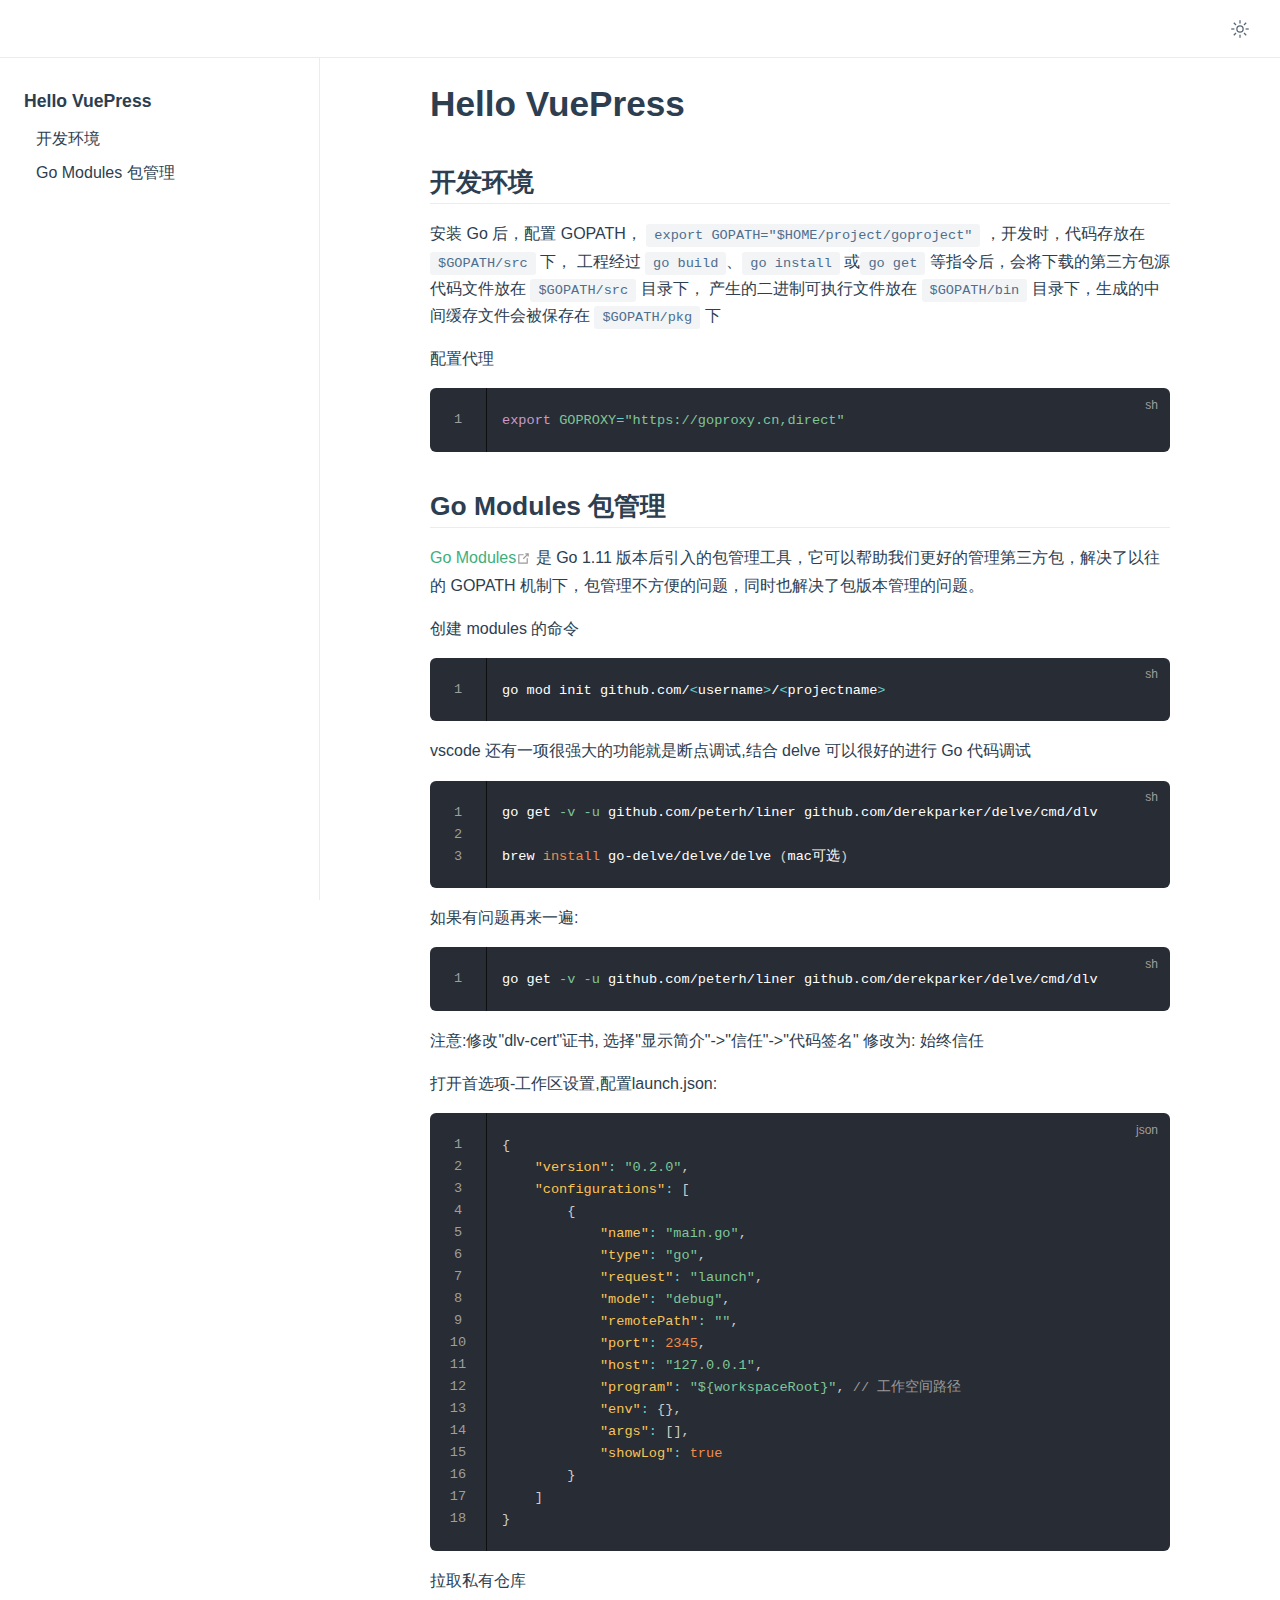
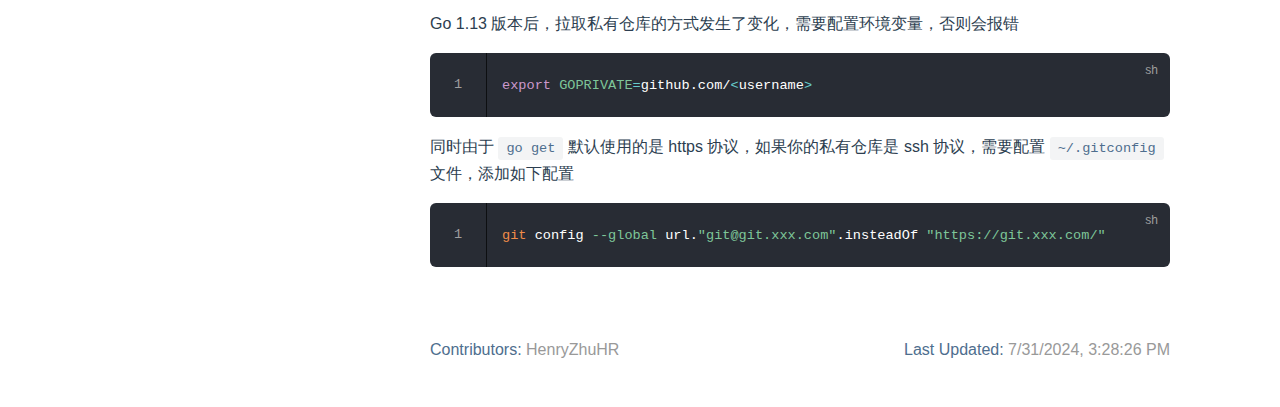
<file: index.html>
<!DOCTYPE html>
<html lang="en-US">
  <head>
    <meta charset="utf-8">
    <meta name="viewport" content="width=device-width,initial-scale=1">
    <meta name="generator" content="VuePress 2.0.0-rc.0">
    <style>
      :root {
        --c-bg: #fff;
      }
      html.dark {
        --c-bg: #22272e;
      }
      html, body {
        background-color: var(--c-bg);
      }
    </style>
    <script>
      const userMode = localStorage.getItem('vuepress-color-scheme');
			const systemDarkMode = window.matchMedia && window.matchMedia('(prefers-color-scheme: dark)').matches;
			if (userMode === 'dark' || (userMode !== 'light' && systemDarkMode)) {
				document.documentElement.classList.toggle('dark', true);
			}
    </script>
    <title>Hello VuePress</title><meta name="description" content="">
    <link rel="preload" href="/assets/style-pBmjJHNx.css" as="style"><link rel="stylesheet" href="/assets/style-pBmjJHNx.css">
    <link rel="modulepreload" href="/assets/app-C23CJmNH.js"><link rel="modulepreload" href="/assets/index.html-qW-YswGS.js"><link rel="modulepreload" href="/assets/index.html-kpwS2IST.js">
    <link rel="prefetch" href="/assets/404.html-6Yl8cQE3.js" as="script"><link rel="prefetch" href="/assets/404.html-AsIsKwBC.js" as="script">
  </head>
  <body>
    <div id="app"><!--[--><div class="theme-container"><!--[--><header class="navbar"><div class="toggle-sidebar-button" title="toggle sidebar" aria-expanded="false" role="button" tabindex="0"><div class="icon" aria-hidden="true"><span></span><span></span><span></span></div></div><span><a aria-current="page" href="/" class="router-link-active router-link-exact-active"><!----><!--v-if--></a></span><div class="navbar-items-wrapper" style=""><!--[--><!--]--><!----><!--[--><!--]--><button class="toggle-color-mode-button" title="toggle color mode"><svg style="" class="icon" focusable="false" viewBox="0 0 32 32"><path d="M16 12.005a4 4 0 1 1-4 4a4.005 4.005 0 0 1 4-4m0-2a6 6 0 1 0 6 6a6 6 0 0 0-6-6z" fill="currentColor"></path><path d="M5.394 6.813l1.414-1.415l3.506 3.506L8.9 10.318z" fill="currentColor"></path><path d="M2 15.005h5v2H2z" fill="currentColor"></path><path d="M5.394 25.197L8.9 21.691l1.414 1.415l-3.506 3.505z" fill="currentColor"></path><path d="M15 25.005h2v5h-2z" fill="currentColor"></path><path d="M21.687 23.106l1.414-1.415l3.506 3.506l-1.414 1.414z" fill="currentColor"></path><path d="M25 15.005h5v2h-5z" fill="currentColor"></path><path d="M21.687 8.904l3.506-3.506l1.414 1.415l-3.506 3.505z" fill="currentColor"></path><path d="M15 2.005h2v5h-2z" fill="currentColor"></path></svg><svg style="display:none;" class="icon" focusable="false" viewBox="0 0 32 32"><path d="M13.502 5.414a15.075 15.075 0 0 0 11.594 18.194a11.113 11.113 0 0 1-7.975 3.39c-.138 0-.278.005-.418 0a11.094 11.094 0 0 1-3.2-21.584M14.98 3a1.002 1.002 0 0 0-.175.016a13.096 13.096 0 0 0 1.825 25.981c.164.006.328 0 .49 0a13.072 13.072 0 0 0 10.703-5.555a1.01 1.01 0 0 0-.783-1.565A13.08 13.08 0 0 1 15.89 4.38A1.015 1.015 0 0 0 14.98 3z" fill="currentColor"></path></svg></button><!----></div></header><!--]--><div class="sidebar-mask"></div><!--[--><aside class="sidebar"><!----><!--[--><!--]--><ul class="sidebar-items"><!--[--><li><p tabindex="0" class="sidebar-item sidebar-heading">Hello VuePress <!----></p><ul style="" class="sidebar-item-children"><!--[--><li><a aria-current="page" href="/#开发环境" class="router-link-active router-link-exact-active sidebar-item" aria-label="开发环境"><!--[--><!--]--> 开发环境 <!--[--><!--]--></a><!----></li><li><a aria-current="page" href="/#go-modules-包管理" class="router-link-active router-link-exact-active sidebar-item" aria-label="Go Modules 包管理"><!--[--><!--]--> Go Modules 包管理 <!--[--><!--]--></a><!----></li><!--]--></ul></li><!--]--></ul><!--[--><!--]--></aside><!--]--><!--[--><main class="page"><!--[--><!--]--><div class="theme-default-content"><!--[--><!--]--><div><h1 id="hello-vuepress" tabindex="-1"><a class="header-anchor" href="#hello-vuepress" aria-hidden="true">#</a> Hello VuePress</h1><h2 id="开发环境" tabindex="-1"><a class="header-anchor" href="#开发环境" aria-hidden="true">#</a> 开发环境</h2><p>安装 Go 后，配置 GOPATH， <code>export GOPATH=&quot;$HOME/project/goproject&quot;</code> ，开发时，代码存放在 <code>$GOPATH/src</code> 下， 工程经过 <code>go build</code>、<code>go install</code> 或<code>go get</code> 等指令后，会将下载的第三方包源代码文件放在 <code>$GOPATH/src</code> 目录下， 产生的二进制可执行文件放在 <code>$GOPATH/bin</code> 目录下，生成的中间缓存文件会被保存在 <code>$GOPATH/pkg</code> 下</p><p>配置代理</p><div class="language-bash line-numbers-mode" data-ext="sh"><pre class="language-bash"><code><span class="token builtin class-name">export</span> <span class="token assign-left variable">GOPROXY</span><span class="token operator">=</span><span class="token string">&quot;https://goproxy.cn,direct&quot;</span>
</code></pre><div class="line-numbers" aria-hidden="true"><div class="line-number"></div></div></div><h2 id="go-modules-包管理" tabindex="-1"><a class="header-anchor" href="#go-modules-包管理" aria-hidden="true">#</a> Go Modules 包管理</h2><p><a href="https://go.dev/blog/using-go-modules" target="_blank" rel="noopener noreferrer">Go Modules<span><svg class="external-link-icon" xmlns="http://www.w3.org/2000/svg" aria-hidden="true" focusable="false" x="0px" y="0px" viewBox="0 0 100 100" width="15" height="15"><path fill="currentColor" d="M18.8,85.1h56l0,0c2.2,0,4-1.8,4-4v-32h-8v28h-48v-48h28v-8h-32l0,0c-2.2,0-4,1.8-4,4v56C14.8,83.3,16.6,85.1,18.8,85.1z"></path><polygon fill="currentColor" points="45.7,48.7 51.3,54.3 77.2,28.5 77.2,37.2 85.2,37.2 85.2,14.9 62.8,14.9 62.8,22.9 71.5,22.9"></polygon></svg><span class="external-link-icon-sr-only">open in new window</span></span></a> 是 Go 1.11 版本后引入的包管理工具，它可以帮助我们更好的管理第三方包，解决了以往的 GOPATH 机制下，包管理不方便的问题，同时也解决了包版本管理的问题。</p><p>创建 modules 的命令</p><div class="language-bash line-numbers-mode" data-ext="sh"><pre class="language-bash"><code>go mod init github.com/<span class="token operator">&lt;</span>username<span class="token operator">&gt;</span>/<span class="token operator">&lt;</span>projectname<span class="token operator">&gt;</span>
</code></pre><div class="line-numbers" aria-hidden="true"><div class="line-number"></div></div></div><p>vscode 还有一项很强大的功能就是断点调试,结合 delve 可以很好的进行 Go 代码调试</p><div class="language-bash line-numbers-mode" data-ext="sh"><pre class="language-bash"><code>go get <span class="token parameter variable">-v</span> <span class="token parameter variable">-u</span> github.com/peterh/liner github.com/derekparker/delve/cmd/dlv

brew <span class="token function">install</span> go-delve/delve/delve <span class="token punctuation">(</span>mac可选<span class="token punctuation">)</span>
</code></pre><div class="line-numbers" aria-hidden="true"><div class="line-number"></div><div class="line-number"></div><div class="line-number"></div></div></div><p>如果有问题再来一遍:</p><div class="language-bash line-numbers-mode" data-ext="sh"><pre class="language-bash"><code>go get <span class="token parameter variable">-v</span> <span class="token parameter variable">-u</span> github.com/peterh/liner github.com/derekparker/delve/cmd/dlv
</code></pre><div class="line-numbers" aria-hidden="true"><div class="line-number"></div></div></div><p>注意:修改&quot;dlv-cert&quot;证书, 选择&quot;显示简介&quot;-&gt;&quot;信任&quot;-&gt;&quot;代码签名&quot; 修改为: 始终信任</p><p>打开首选项-工作区设置,配置launch.json:</p><div class="language-json line-numbers-mode" data-ext="json"><pre class="language-json"><code><span class="token punctuation">{</span>
    <span class="token property">&quot;version&quot;</span><span class="token operator">:</span> <span class="token string">&quot;0.2.0&quot;</span><span class="token punctuation">,</span>
    <span class="token property">&quot;configurations&quot;</span><span class="token operator">:</span> <span class="token punctuation">[</span>
        <span class="token punctuation">{</span>
            <span class="token property">&quot;name&quot;</span><span class="token operator">:</span> <span class="token string">&quot;main.go&quot;</span><span class="token punctuation">,</span>
            <span class="token property">&quot;type&quot;</span><span class="token operator">:</span> <span class="token string">&quot;go&quot;</span><span class="token punctuation">,</span>
            <span class="token property">&quot;request&quot;</span><span class="token operator">:</span> <span class="token string">&quot;launch&quot;</span><span class="token punctuation">,</span>
            <span class="token property">&quot;mode&quot;</span><span class="token operator">:</span> <span class="token string">&quot;debug&quot;</span><span class="token punctuation">,</span>
            <span class="token property">&quot;remotePath&quot;</span><span class="token operator">:</span> <span class="token string">&quot;&quot;</span><span class="token punctuation">,</span>
            <span class="token property">&quot;port&quot;</span><span class="token operator">:</span> <span class="token number">2345</span><span class="token punctuation">,</span>
            <span class="token property">&quot;host&quot;</span><span class="token operator">:</span> <span class="token string">&quot;127.0.0.1&quot;</span><span class="token punctuation">,</span>
            <span class="token property">&quot;program&quot;</span><span class="token operator">:</span> <span class="token string">&quot;${workspaceRoot}&quot;</span><span class="token punctuation">,</span> <span class="token comment">// 工作空间路径</span>
            <span class="token property">&quot;env&quot;</span><span class="token operator">:</span> <span class="token punctuation">{</span><span class="token punctuation">}</span><span class="token punctuation">,</span>
            <span class="token property">&quot;args&quot;</span><span class="token operator">:</span> <span class="token punctuation">[</span><span class="token punctuation">]</span><span class="token punctuation">,</span>
            <span class="token property">&quot;showLog&quot;</span><span class="token operator">:</span> <span class="token boolean">true</span>
        <span class="token punctuation">}</span>
    <span class="token punctuation">]</span>
<span class="token punctuation">}</span>
</code></pre><div class="line-numbers" aria-hidden="true"><div class="line-number"></div><div class="line-number"></div><div class="line-number"></div><div class="line-number"></div><div class="line-number"></div><div class="line-number"></div><div class="line-number"></div><div class="line-number"></div><div class="line-number"></div><div class="line-number"></div><div class="line-number"></div><div class="line-number"></div><div class="line-number"></div><div class="line-number"></div><div class="line-number"></div><div class="line-number"></div><div class="line-number"></div><div class="line-number"></div></div></div><p>拉取私有仓库</p><p>Go 1.13 版本后，拉取私有仓库的方式发生了变化，需要配置环境变量，否则会报错</p><div class="language-bash line-numbers-mode" data-ext="sh"><pre class="language-bash"><code><span class="token builtin class-name">export</span> <span class="token assign-left variable">GOPRIVATE</span><span class="token operator">=</span>github.com/<span class="token operator">&lt;</span>username<span class="token operator">&gt;</span>
</code></pre><div class="line-numbers" aria-hidden="true"><div class="line-number"></div></div></div><p>同时由于 <code>go get</code> 默认使用的是 https 协议，如果你的私有仓库是 ssh 协议，需要配置 <code>~/.gitconfig</code> 文件，添加如下配置</p><div class="language-bash line-numbers-mode" data-ext="sh"><pre class="language-bash"><code><span class="token function">git</span> config <span class="token parameter variable">--global</span> url.<span class="token string">&quot;git@git.xxx.com&quot;</span>.insteadOf <span class="token string">&quot;https://git.xxx.com/&quot;</span>
</code></pre><div class="line-numbers" aria-hidden="true"><div class="line-number"></div></div></div></div><!--[--><!--]--></div><footer class="page-meta"><!----><div class="meta-item last-updated"><span class="meta-item-label">Last Updated: </span><!----></div><div class="meta-item contributors"><span class="meta-item-label">Contributors: </span><span class="meta-item-info"><!--[--><!--[--><span class="contributor" title="email: 296506195@qq.com">HenryZhuHR</span><!----><!--]--><!--]--></span></div></footer><!----><!--[--><!--]--></main><!--]--></div><!----><!--]--></div>
    <script type="module" src="/assets/app-C23CJmNH.js" defer></script>
  </body>
</html>
</file>
<file: assets/style-pBmjJHNx.css>
:root{--back-to-top-z-index: 5;--back-to-top-color: #3eaf7c;--back-to-top-color-hover: #71cda3}.back-to-top{cursor:pointer;position:fixed;bottom:2rem;right:2.5rem;width:2rem;height:1.2rem;background-color:var(--back-to-top-color);-webkit-mask:url("data:image/svg+xml,%3csvg%20xmlns='http://www.w3.org/2000/svg'%20viewBox='0%200%2049.484%2028.284'%3e%3cg%20transform='translate(-229%20-126.358)'%20fill='currentColor'%3e%3crect%20width='35'%20height='5'%20rx='2'%20transform='rotate(-45%20296.902%20-200.874)'/%3e%3crect%20width='35'%20height='5'%20rx='2'%20transform='rotate(-135%20169.502%2020.377)'/%3e%3c/g%3e%3c/svg%3e") no-repeat;mask:url("data:image/svg+xml,%3csvg%20xmlns='http://www.w3.org/2000/svg'%20viewBox='0%200%2049.484%2028.284'%3e%3cg%20transform='translate(-229%20-126.358)'%20fill='currentColor'%3e%3crect%20width='35'%20height='5'%20rx='2'%20transform='rotate(-45%20296.902%20-200.874)'/%3e%3crect%20width='35'%20height='5'%20rx='2'%20transform='rotate(-135%20169.502%2020.377)'/%3e%3c/g%3e%3c/svg%3e") no-repeat;z-index:var(--back-to-top-z-index)}.back-to-top:hover{background-color:var(--back-to-top-color-hover)}@media (max-width: 959px){.back-to-top{display:none}}@media print{.back-to-top{display:none}}.back-to-top-enter-active,.back-to-top-leave-active{transition:opacity .3s}.back-to-top-enter-from,.back-to-top-leave-to{opacity:0}:root{--external-link-icon-color: #aaa}.external-link-icon{position:relative;display:inline-block;color:var(--external-link-icon-color);vertical-align:middle;top:-1px}@media print{.external-link-icon{display:none}}.external-link-icon-sr-only{position:absolute;width:1px;height:1px;padding:0;margin:-1px;overflow:hidden;clip:rect(0,0,0,0);white-space:nowrap;border-width:0;-webkit-user-select:none;-moz-user-select:none;user-select:none}:root{--medium-zoom-z-index: 100;--medium-zoom-bg-color: #ffffff;--medium-zoom-opacity: 1}.medium-zoom-overlay{background-color:var(--medium-zoom-bg-color)!important;z-index:var(--medium-zoom-z-index)}.medium-zoom-overlay~img{z-index:calc(var(--medium-zoom-z-index) + 1)}.medium-zoom--opened .medium-zoom-overlay{opacity:var(--medium-zoom-opacity)}:root{--nprogress-color: #29d;--nprogress-z-index: 1031}#nprogress{pointer-events:none}#nprogress .bar{background:var(--nprogress-color);position:fixed;z-index:var(--nprogress-z-index);top:0;left:0;width:100%;height:2px}:root{--c-brand: #3eaf7c;--c-brand-light: #4abf8a;--c-bg: #ffffff;--c-bg-light: #f3f4f5;--c-bg-lighter: #eeeeee;--c-bg-dark: #ebebec;--c-bg-darker: #e6e6e6;--c-bg-navbar: var(--c-bg);--c-bg-sidebar: var(--c-bg);--c-bg-arrow: #cccccc;--c-text: #2c3e50;--c-text-accent: var(--c-brand);--c-text-light: #3a5169;--c-text-lighter: #4e6e8e;--c-text-lightest: #6a8bad;--c-text-quote: #999999;--c-border: #eaecef;--c-border-dark: #dfe2e5;--c-tip: #42b983;--c-tip-bg: var(--c-bg-light);--c-tip-title: var(--c-text);--c-tip-text: var(--c-text);--c-tip-text-accent: var(--c-text-accent);--c-warning: #ffc310;--c-warning-bg: #fffae3;--c-warning-bg-light: #fff3ba;--c-warning-bg-lighter: #fff0b0;--c-warning-border-dark: #f7dc91;--c-warning-details-bg: #fff5ca;--c-warning-title: #f1b300;--c-warning-text: #746000;--c-warning-text-accent: #edb100;--c-warning-text-light: #c1971c;--c-warning-text-quote: #ccab49;--c-danger: #f11e37;--c-danger-bg: #ffe0e0;--c-danger-bg-light: #ffcfde;--c-danger-bg-lighter: #ffc9c9;--c-danger-border-dark: #f1abab;--c-danger-details-bg: #ffd4d4;--c-danger-title: #ed1e2c;--c-danger-text: #660000;--c-danger-text-accent: #bd1a1a;--c-danger-text-light: #b5474d;--c-danger-text-quote: #c15b5b;--c-details-bg: #eeeeee;--c-badge-tip: var(--c-tip);--c-badge-warning: #ecc808;--c-badge-warning-text: var(--c-bg);--c-badge-danger: #dc2626;--c-badge-danger-text: var(--c-bg);--t-color: .3s ease;--t-transform: .3s ease;--code-bg-color: #282c34;--code-hl-bg-color: rgba(0, 0, 0, .66);--code-ln-color: #9e9e9e;--code-ln-wrapper-width: 3.5rem;--font-family: -apple-system, BlinkMacSystemFont, "Segoe UI", Roboto, Oxygen, Ubuntu, Cantarell, "Fira Sans", "Droid Sans", "Helvetica Neue", sans-serif;--font-family-code: Consolas, Monaco, "Andale Mono", "Ubuntu Mono", monospace;--navbar-height: 3.6rem;--navbar-padding-v: .7rem;--navbar-padding-h: 1.5rem;--sidebar-width: 20rem;--sidebar-width-mobile: calc(var(--sidebar-width) * .82);--content-width: 740px;--homepage-width: 960px}.back-to-top{--back-to-top-color: var(--c-brand);--back-to-top-color-hover: var(--c-brand-light)}.DocSearch{--docsearch-primary-color: var(--c-brand);--docsearch-text-color: var(--c-text);--docsearch-highlight-color: var(--c-brand);--docsearch-muted-color: var(--c-text-quote);--docsearch-container-background: rgba(9, 10, 17, .8);--docsearch-modal-background: var(--c-bg-light);--docsearch-searchbox-background: var(--c-bg-lighter);--docsearch-searchbox-focus-background: var(--c-bg);--docsearch-searchbox-shadow: inset 0 0 0 2px var(--c-brand);--docsearch-hit-color: var(--c-text-light);--docsearch-hit-active-color: var(--c-bg);--docsearch-hit-background: var(--c-bg);--docsearch-hit-shadow: 0 1px 3px 0 var(--c-border-dark);--docsearch-footer-background: var(--c-bg)}.external-link-icon{--external-link-icon-color: var(--c-text-quote)}.medium-zoom-overlay{--medium-zoom-bg-color: var(--c-bg)}#nprogress{--nprogress-color: var(--c-brand)}.pwa-popup{--pwa-popup-text-color: var(--c-text);--pwa-popup-bg-color: var(--c-bg);--pwa-popup-border-color: var(--c-brand);--pwa-popup-shadow: 0 4px 16px var(--c-brand);--pwa-popup-btn-text-color: var(--c-bg);--pwa-popup-btn-bg-color: var(--c-brand);--pwa-popup-btn-hover-bg-color: var(--c-brand-light)}.search-box{--search-bg-color: var(--c-bg);--search-accent-color: var(--c-brand);--search-text-color: var(--c-text);--search-border-color: var(--c-border);--search-item-text-color: var(--c-text-lighter);--search-item-focus-bg-color: var(--c-bg-light)}html.dark{--c-brand: #3aa675;--c-brand-light: #349469;--c-bg: #22272e;--c-bg-light: #2b313a;--c-bg-lighter: #262c34;--c-bg-dark: #343b44;--c-bg-darker: #37404c;--c-text: #adbac7;--c-text-light: #96a7b7;--c-text-lighter: #8b9eb0;--c-text-lightest: #8094a8;--c-border: #3e4c5a;--c-border-dark: #34404c;--c-tip: #318a62;--c-warning: #e0ad15;--c-warning-bg: #2d2f2d;--c-warning-bg-light: #423e2a;--c-warning-bg-lighter: #44442f;--c-warning-border-dark: #957c35;--c-warning-details-bg: #39392d;--c-warning-title: #fdca31;--c-warning-text: #d8d96d;--c-warning-text-accent: #ffbf00;--c-warning-text-light: #ddb84b;--c-warning-text-quote: #ccab49;--c-danger: #fc1e38;--c-danger-bg: #39232c;--c-danger-bg-light: #4b2b35;--c-danger-bg-lighter: #553040;--c-danger-border-dark: #a25151;--c-danger-details-bg: #482936;--c-danger-title: #fc2d3b;--c-danger-text: #ea9ca0;--c-danger-text-accent: #fd3636;--c-danger-text-light: #d9777c;--c-danger-text-quote: #d56b6b;--c-details-bg: #323843;--c-badge-warning: var(--c-warning);--c-badge-warning-text: #3c2e05;--c-badge-danger: var(--c-danger);--c-badge-danger-text: #401416;--code-hl-bg-color: #363b46}html.dark .DocSearch{--docsearch-logo-color: var(--c-text);--docsearch-modal-shadow: inset 1px 1px 0 0 #2c2e40, 0 3px 8px 0 #000309;--docsearch-key-shadow: inset 0 -2px 0 0 #282d55, inset 0 0 1px 1px #51577d, 0 2px 2px 0 rgba(3, 4, 9, .3);--docsearch-key-gradient: linear-gradient(-225deg, #444950, #1c1e21);--docsearch-footer-shadow: inset 0 1px 0 0 rgba(73, 76, 106, .5), 0 -4px 8px 0 rgba(0, 0, 0, .2)}html,body{padding:0;margin:0;background-color:var(--c-bg);transition:background-color var(--t-color)}html.dark{color-scheme:dark}html{font-size:16px}body{font-family:var(--font-family);-webkit-font-smoothing:antialiased;-moz-osx-font-smoothing:grayscale;font-size:1rem;color:var(--c-text)}a{font-weight:500;color:var(--c-text-accent);text-decoration:none;overflow-wrap:break-word}p a code{font-weight:400;color:var(--c-text-accent)}kbd{font-family:var(--font-family-code);color:var(--c-text);background:var(--c-bg-lighter);border:solid .15rem var(--c-border-dark);border-bottom:solid .25rem var(--c-border-dark);border-radius:.15rem;padding:0 .15em}code{font-family:var(--font-family-code);color:var(--c-text-lighter);padding:.25rem .5rem;margin:0;font-size:.85em;background-color:var(--c-bg-light);border-radius:3px;overflow-wrap:break-word;transition:background-color var(--t-color)}blockquote{font-size:1rem;color:var(--c-text-quote);border-left:.2rem solid var(--c-border-dark);margin:1rem 0;padding:.25rem 0 .25rem 1rem;overflow-wrap:break-word}blockquote>p{margin:0}ul,ol{padding-left:1.2em}strong{font-weight:600}h1,h2,h3,h4,h5,h6{font-weight:600;line-height:1.25;overflow-wrap:break-word}h1:focus-visible,h2:focus-visible,h3:focus-visible,h4:focus-visible,h5:focus-visible,h6:focus-visible{outline:none}h1:hover .header-anchor,h2:hover .header-anchor,h3:hover .header-anchor,h4:hover .header-anchor,h5:hover .header-anchor,h6:hover .header-anchor{opacity:1}h1{font-size:2.2rem}h2{font-size:1.65rem;padding-bottom:.3rem;border-bottom:1px solid var(--c-border);transition:border-color var(--t-color)}h3{font-size:1.35rem}h4{font-size:1.15rem}h5{font-size:1.05rem}h6{font-size:1rem}a.header-anchor{font-size:.85em;float:left;margin-left:-.87em;padding-right:.23em;margin-top:.125em;opacity:0;-webkit-user-select:none;-moz-user-select:none;user-select:none}@media print{a.header-anchor{display:none}}a.header-anchor:hover{text-decoration:none}a.header-anchor:focus-visible{opacity:1}@media print{a[href^="http://"]:after,a[href^="https://"]:after{content:" (" attr(href) ") "}}p,ul,ol{line-height:1.7;overflow-wrap:break-word}hr{border:0;border-top:1px solid var(--c-border)}table{border-collapse:collapse;margin:1rem 0;display:block;overflow-x:auto;transition:border-color var(--t-color)}tr{border-top:1px solid var(--c-border-dark);transition:border-color var(--t-color)}tr:nth-child(2n){background-color:var(--c-bg-light);transition:background-color var(--t-color)}tr:nth-child(2n) code{background-color:var(--c-bg-dark)}th,td{padding:.6em 1em;border:1px solid var(--c-border-dark);transition:border-color var(--t-color)}.arrow{display:inline-block;width:0;height:0}.arrow.up{border-left:4px solid transparent;border-right:4px solid transparent;border-bottom:6px solid var(--c-bg-arrow)}.arrow.down{border-left:4px solid transparent;border-right:4px solid transparent;border-top:6px solid var(--c-bg-arrow)}.arrow.right{border-top:4px solid transparent;border-bottom:4px solid transparent;border-left:6px solid var(--c-bg-arrow)}.arrow.left{border-top:4px solid transparent;border-bottom:4px solid transparent;border-right:6px solid var(--c-bg-arrow)}.badge{display:inline-block;font-size:14px;font-weight:600;height:18px;line-height:18px;border-radius:3px;padding:0 6px;color:var(--c-bg);vertical-align:top;transition:color var(--t-color),background-color var(--t-color)}.badge.tip{background-color:var(--c-badge-tip)}.badge.warning{background-color:var(--c-badge-warning);color:var(--c-badge-warning-text)}.badge.danger{background-color:var(--c-badge-danger);color:var(--c-badge-danger-text)}.badge+.badge{margin-left:5px}code[class*=language-],pre[class*=language-]{color:#ccc;background:none;font-family:var(--font-family-code);font-size:1em;text-align:left;white-space:pre;word-spacing:normal;word-break:normal;word-wrap:normal;line-height:1.5;-moz-tab-size:4;-o-tab-size:4;tab-size:4;-webkit-hyphens:none;hyphens:none}pre[class*=language-]{padding:1em;margin:.5em 0;overflow:auto}:not(pre)>code[class*=language-],pre[class*=language-]{background:#2d2d2d}:not(pre)>code[class*=language-]{padding:.1em;border-radius:.3em;white-space:normal}.token.comment,.token.block-comment,.token.prolog,.token.doctype,.token.cdata{color:#999}.token.punctuation{color:#ccc}.token.tag,.token.attr-name,.token.namespace,.token.deleted{color:#ec5975}.token.function-name{color:#6196cc}.token.boolean,.token.number,.token.function{color:#f08d49}.token.property,.token.class-name,.token.constant,.token.symbol{color:#f8c555}.token.selector,.token.important,.token.atrule,.token.keyword,.token.builtin{color:#cc99cd}.token.string,.token.char,.token.attr-value,.token.regex,.token.variable{color:#7ec699}.token.operator,.token.entity,.token.url{color:#67cdcc}.token.important,.token.bold{font-weight:700}.token.italic{font-style:italic}.token.entity{cursor:help}.token.inserted{color:#3eaf7c}.theme-default-content pre,.theme-default-content pre[class*=language-]{line-height:1.375;padding:1.3rem 1.5rem;margin:.85rem 0;border-radius:6px;overflow:auto}.theme-default-content pre code,.theme-default-content pre[class*=language-] code{color:#fff;padding:0;background-color:transparent!important;border-radius:0;overflow-wrap:unset;-webkit-font-smoothing:auto;-moz-osx-font-smoothing:auto}.theme-default-content .line-number{font-family:var(--font-family-code)}div[class*=language-]{position:relative;background-color:var(--code-bg-color);border-radius:6px}div[class*=language-]:before{content:attr(data-ext);position:absolute;z-index:3;top:.8em;right:1em;font-size:.75rem;color:var(--code-ln-color)}div[class*=language-] pre,div[class*=language-] pre[class*=language-]{background:transparent!important;position:relative;z-index:1}div[class*=language-] .highlight-lines{-webkit-user-select:none;-moz-user-select:none;user-select:none;padding-top:1.3rem;position:absolute;top:0;left:0;width:100%;line-height:1.375}div[class*=language-] .highlight-lines .highlight-line{background-color:var(--code-hl-bg-color)}div[class*=language-]:not(.line-numbers-mode) .line-numbers{display:none}div[class*=language-].line-numbers-mode .highlight-lines .highlight-line{position:relative}div[class*=language-].line-numbers-mode .highlight-lines .highlight-line:before{content:" ";position:absolute;z-index:2;left:0;top:0;display:block;width:var(--code-ln-wrapper-width);height:100%}div[class*=language-].line-numbers-mode pre{margin-left:var(--code-ln-wrapper-width);padding-left:1rem;vertical-align:middle}div[class*=language-].line-numbers-mode .line-numbers{position:absolute;top:0;width:var(--code-ln-wrapper-width);text-align:center;color:var(--code-ln-color);padding-top:1.25rem;line-height:1.375;counter-reset:line-number}div[class*=language-].line-numbers-mode .line-numbers .line-number{position:relative;z-index:3;-webkit-user-select:none;-moz-user-select:none;user-select:none;height:1.375em}div[class*=language-].line-numbers-mode .line-numbers .line-number:before{counter-increment:line-number;content:counter(line-number);font-size:.85em}div[class*=language-].line-numbers-mode:after{content:"";position:absolute;top:0;left:0;width:var(--code-ln-wrapper-width);height:100%;border-radius:6px 0 0 6px;border-right:1px solid var(--code-hl-bg-color)}@media (max-width: 419px){.theme-default-content div[class*=language-]{margin:.85rem -1.5rem;border-radius:0}}.code-group__nav{margin-top:.85rem;margin-bottom:calc(-1.7rem - 6px);padding-bottom:calc(1.7rem - 6px);padding-left:10px;padding-top:10px;border-top-left-radius:6px;border-top-right-radius:6px;background-color:var(--code-bg-color)}.code-group__ul{margin:auto 0;padding-left:0;display:inline-flex;list-style:none}.code-group__nav-tab{border:0;padding:5px;cursor:pointer;background-color:transparent;font-size:.85em;line-height:1.4;color:#ffffffe6;font-weight:600}.code-group__nav-tab:focus{outline:none}.code-group__nav-tab:focus-visible{outline:1px solid rgba(255,255,255,.9)}.code-group__nav-tab-active{border-bottom:var(--c-brand) 1px solid}@media (max-width: 419px){.code-group__nav{margin-left:-1.5rem;margin-right:-1.5rem;border-radius:0}}.code-group-item{display:none}.code-group-item__active{display:block}.code-group-item>pre{background-color:orange}.custom-container{transition:color var(--t-color),border-color var(--t-color),background-color var(--t-color)}.custom-container .custom-container-title{font-weight:600}.custom-container .custom-container-title:not(:only-child){margin-bottom:-.4rem}.custom-container.tip,.custom-container.warning,.custom-container.danger{padding:.1rem 1.5rem;border-left-width:.5rem;border-left-style:solid;margin:1rem 0}.custom-container.tip{border-color:var(--c-tip);background-color:var(--c-tip-bg);color:var(--c-tip-text)}.custom-container.tip .custom-container-title{color:var(--c-tip-title)}.custom-container.tip a{color:var(--c-tip-text-accent)}.custom-container.tip code{background-color:var(--c-bg-dark)}.custom-container.warning{border-color:var(--c-warning);background-color:var(--c-warning-bg);color:var(--c-warning-text)}.custom-container.warning .custom-container-title{color:var(--c-warning-title)}.custom-container.warning a{color:var(--c-warning-text-accent)}.custom-container.warning blockquote{border-left-color:var(--c-warning-border-dark);color:var(--c-warning-text-quote)}.custom-container.warning code{color:var(--c-warning-text-light);background-color:var(--c-warning-bg-light)}.custom-container.warning details{background-color:var(--c-warning-details-bg)}.custom-container.warning details code{background-color:var(--c-warning-bg-lighter)}.custom-container.warning .external-link-icon{--external-link-icon-color: var(--c-warning-text-quote)}.custom-container.danger{border-color:var(--c-danger);background-color:var(--c-danger-bg);color:var(--c-danger-text)}.custom-container.danger .custom-container-title{color:var(--c-danger-title)}.custom-container.danger a{color:var(--c-danger-text-accent)}.custom-container.danger blockquote{border-left-color:var(--c-danger-border-dark);color:var(--c-danger-text-quote)}.custom-container.danger code{color:var(--c-danger-text-light);background-color:var(--c-danger-bg-light)}.custom-container.danger details{background-color:var(--c-danger-details-bg)}.custom-container.danger details code{background-color:var(--c-danger-bg-lighter)}.custom-container.danger .external-link-icon{--external-link-icon-color: var(--c-danger-text-quote)}.custom-container.details{display:block;position:relative;border-radius:2px;margin:1.6em 0;padding:1.6em;background-color:var(--c-details-bg)}.custom-container.details code{background-color:var(--c-bg-darker)}.custom-container.details h4{margin-top:0}.custom-container.details figure:last-child,.custom-container.details p:last-child{margin-bottom:0;padding-bottom:0}.custom-container.details summary{outline:none;cursor:pointer}.home{padding:var(--navbar-height) 2rem 0;max-width:var(--homepage-width);margin:0 auto;display:block}.home .hero{text-align:center}.home .hero img{max-width:100%;max-height:280px;display:block;margin:3rem auto 1.5rem}.home .hero h1{font-size:3rem}.home .hero h1,.home .hero .description,.home .hero .actions{margin:1.8rem auto}.home .hero .actions{display:flex;flex-wrap:wrap;gap:1rem;justify-content:center}.home .hero .description{max-width:35rem;font-size:1.6rem;line-height:1.3;color:var(--c-text-lightest)}.home .hero .action-button{display:inline-block;font-size:1.2rem;padding:.8rem 1.6rem;border-width:2px;border-style:solid;border-radius:4px;transition:background-color var(--t-color);box-sizing:border-box}.home .hero .action-button.primary{color:var(--c-bg);background-color:var(--c-brand);border-color:var(--c-brand)}.home .hero .action-button.primary:hover{background-color:var(--c-brand-light)}.home .hero .action-button.secondary{color:var(--c-brand);background-color:var(--c-bg);border-color:var(--c-brand)}.home .hero .action-button.secondary:hover{color:var(--c-bg);background-color:var(--c-brand-light)}.home .features{border-top:1px solid var(--c-border);transition:border-color var(--t-color);padding:1.2rem 0;margin-top:2.5rem;display:flex;flex-wrap:wrap;align-items:flex-start;align-content:stretch;justify-content:space-between}.home .feature{flex-grow:1;flex-basis:30%;max-width:30%}.home .feature h2{font-size:1.4rem;font-weight:500;border-bottom:none;padding-bottom:0;color:var(--c-text-light)}.home .feature p{color:var(--c-text-lighter)}.home .theme-default-content{padding:0;margin:0}.home .footer{padding:2.5rem;border-top:1px solid var(--c-border);text-align:center;color:var(--c-text-lighter);transition:border-color var(--t-color)}@media (max-width: 719px){.home .features{flex-direction:column}.home .feature{max-width:100%;padding:0 2.5rem}}@media (max-width: 419px){.home{padding-left:1.5rem;padding-right:1.5rem}.home .hero img{max-height:210px;margin:2rem auto 1.2rem}.home .hero h1{font-size:2rem}.home .hero h1,.home .hero .description,.home .hero .actions{margin:1.2rem auto}.home .hero .description{font-size:1.2rem}.home .hero .action-button{font-size:1rem;padding:.6rem 1.2rem}.home .feature h2{font-size:1.25rem}}.page{padding-top:var(--navbar-height);padding-left:var(--sidebar-width)}.navbar{position:fixed;z-index:20;top:0;left:0;right:0;height:var(--navbar-height);box-sizing:border-box;border-bottom:1px solid var(--c-border);background-color:var(--c-bg-navbar);transition:background-color var(--t-color),border-color var(--t-color)}.sidebar{font-size:16px;width:var(--sidebar-width);position:fixed;z-index:10;margin:0;top:var(--navbar-height);left:0;bottom:0;box-sizing:border-box;border-right:1px solid var(--c-border);overflow-y:auto;scrollbar-width:thin;scrollbar-color:var(--c-brand) var(--c-border);background-color:var(--c-bg-sidebar);transition:transform var(--t-transform),background-color var(--t-color),border-color var(--t-color)}.sidebar::-webkit-scrollbar{width:7px}.sidebar::-webkit-scrollbar-track{background-color:var(--c-border)}.sidebar::-webkit-scrollbar-thumb{background-color:var(--c-brand)}.sidebar-mask{position:fixed;z-index:9;top:0;left:0;width:100vw;height:100vh;display:none}.theme-container.sidebar-open .sidebar-mask{display:block}.theme-container.sidebar-open .navbar>.toggle-sidebar-button .icon span:nth-child(1){transform:rotate(45deg) translate3d(5.5px,5.5px,0)}.theme-container.sidebar-open .navbar>.toggle-sidebar-button .icon span:nth-child(2){transform:scale3d(0,1,1)}.theme-container.sidebar-open .navbar>.toggle-sidebar-button .icon span:nth-child(3){transform:rotate(-45deg) translate3d(6px,-6px,0)}.theme-container.sidebar-open .navbar>.toggle-sidebar-button .icon span:nth-child(1),.theme-container.sidebar-open .navbar>.toggle-sidebar-button .icon span:nth-child(3){transform-origin:center}.theme-container.no-navbar .theme-default-content h1,.theme-container.no-navbar .theme-default-content h2,.theme-container.no-navbar .theme-default-content h3,.theme-container.no-navbar .theme-default-content h4,.theme-container.no-navbar .theme-default-content h5,.theme-container.no-navbar .theme-default-content h6{margin-top:1.5rem;padding-top:0}.theme-container.no-navbar .page{padding-top:0}.theme-container.no-navbar .sidebar{top:0}.theme-container.no-sidebar .sidebar{display:none}@media (max-width: 719px){.theme-container.no-sidebar .sidebar{display:block}}.theme-container.no-sidebar .page{padding-left:0}.theme-default-content a:hover{text-decoration:underline}.theme-default-content img{max-width:100%}.theme-default-content h1,.theme-default-content h2,.theme-default-content h3,.theme-default-content h4,.theme-default-content h5,.theme-default-content h6{margin-top:calc(.5rem - var(--navbar-height));padding-top:calc(1rem + var(--navbar-height));margin-bottom:0}.theme-default-content h1:first-child,.theme-default-content h2:first-child,.theme-default-content h3:first-child,.theme-default-content h4:first-child,.theme-default-content h5:first-child,.theme-default-content h6:first-child{margin-bottom:1rem}.theme-default-content h1:first-child+p,.theme-default-content h1:first-child+pre,.theme-default-content h1:first-child+.custom-container,.theme-default-content h2:first-child+p,.theme-default-content h2:first-child+pre,.theme-default-content h2:first-child+.custom-container,.theme-default-content h3:first-child+p,.theme-default-content h3:first-child+pre,.theme-default-content h3:first-child+.custom-container,.theme-default-content h4:first-child+p,.theme-default-content h4:first-child+pre,.theme-default-content h4:first-child+.custom-container,.theme-default-content h5:first-child+p,.theme-default-content h5:first-child+pre,.theme-default-content h5:first-child+.custom-container,.theme-default-content h6:first-child+p,.theme-default-content h6:first-child+pre,.theme-default-content h6:first-child+.custom-container{margin-top:2rem}@media (max-width: 959px){.sidebar{font-size:15px;width:var(--sidebar-width-mobile)}.page{padding-left:var(--sidebar-width-mobile)}}@media (max-width: 719px){.sidebar{top:0;padding-top:var(--navbar-height);transform:translate(-100%)}.page{padding-left:0}.theme-container.sidebar-open .sidebar{transform:translate(0)}.theme-container.no-navbar .sidebar{padding-top:0}}@media (max-width: 419px){h1{font-size:1.9rem}}.navbar{--navbar-line-height: calc( var(--navbar-height) - 2 * var(--navbar-padding-v) );padding:var(--navbar-padding-v) var(--navbar-padding-h);line-height:var(--navbar-line-height)}.navbar .logo{height:var(--navbar-line-height);margin-right:var(--navbar-padding-v);vertical-align:top}.navbar .site-name{font-size:1.3rem;font-weight:600;color:var(--c-text);position:relative}.navbar .navbar-items-wrapper{display:flex;position:absolute;box-sizing:border-box;top:var(--navbar-padding-v);right:var(--navbar-padding-h);height:var(--navbar-line-height);padding-left:var(--navbar-padding-h);white-space:nowrap;font-size:.9rem}.navbar .navbar-items-wrapper .search-box{flex:0 0 auto;vertical-align:top}@media screen and (max-width: 719px){.navbar{padding-left:4rem}.navbar .site-name{display:block;width:calc(100vw - 11rem);overflow:hidden;white-space:nowrap;text-overflow:ellipsis}.navbar .can-hide{display:none}}.navbar-items{display:inline-block}@media print{.navbar-items{display:none}}.navbar-items a{display:inline-block;line-height:1.4rem;color:inherit}.navbar-items a:hover,.navbar-items a.router-link-active{color:var(--c-text)}.navbar-items .navbar-item{position:relative;display:inline-block;margin-left:1.5rem;line-height:var(--navbar-line-height)}.navbar-items .navbar-item:first-child{margin-left:0}.navbar-items .navbar-item>a:hover,.navbar-items .navbar-item>a.router-link-active{margin-bottom:-2px;border-bottom:2px solid var(--c-text-accent)}@media (max-width: 719px){.navbar-items .navbar-item{margin-left:0}.navbar-items .navbar-item>a:hover,.navbar-items .navbar-item>a.router-link-active{margin-bottom:0;border-bottom:none}.navbar-items a:hover,.navbar-items a.router-link-active{color:var(--c-text-accent)}}.toggle-sidebar-button{position:absolute;top:.6rem;left:1rem;display:none;padding:.6rem;cursor:pointer}.toggle-sidebar-button .icon{display:flex;flex-direction:column;justify-content:center;align-items:center;width:1.25rem;height:1.25rem;cursor:inherit}.toggle-sidebar-button .icon span{display:inline-block;width:100%;height:2px;border-radius:2px;background-color:var(--c-text);transition:transform var(--t-transform)}.toggle-sidebar-button .icon span:nth-child(2){margin:6px 0}@media screen and (max-width: 719px){.toggle-sidebar-button{display:block}}.toggle-color-mode-button{display:flex;margin:auto;margin-left:1rem;border:0;background:none;color:var(--c-text);opacity:.8;cursor:pointer}@media print{.toggle-color-mode-button{display:none}}.toggle-color-mode-button:hover{opacity:1}.toggle-color-mode-button .icon{width:1.25rem;height:1.25rem}.DocSearch{transition:background-color var(--t-color)}.navbar-dropdown-wrapper{cursor:pointer}.navbar-dropdown-wrapper .navbar-dropdown-title,.navbar-dropdown-wrapper .navbar-dropdown-title-mobile{display:block;font-size:.9rem;font-family:inherit;cursor:inherit;padding:inherit;line-height:1.4rem;background:transparent;border:none;font-weight:500;color:var(--c-text)}.navbar-dropdown-wrapper .navbar-dropdown-title:hover,.navbar-dropdown-wrapper .navbar-dropdown-title-mobile:hover{border-color:transparent}.navbar-dropdown-wrapper .navbar-dropdown-title .arrow,.navbar-dropdown-wrapper .navbar-dropdown-title-mobile .arrow{vertical-align:middle;margin-top:-1px;margin-left:.4rem}.navbar-dropdown-wrapper .navbar-dropdown-title-mobile{display:none;font-weight:600;font-size:inherit}.navbar-dropdown-wrapper .navbar-dropdown-title-mobile:hover{color:var(--c-text-accent)}.navbar-dropdown-wrapper .navbar-dropdown .navbar-dropdown-item{color:inherit;line-height:1.7rem}.navbar-dropdown-wrapper .navbar-dropdown .navbar-dropdown-item .navbar-dropdown-subtitle{margin:.45rem 0 0;border-top:1px solid var(--c-border);padding:1rem 0 .45rem;font-size:.9rem}.navbar-dropdown-wrapper .navbar-dropdown .navbar-dropdown-item .navbar-dropdown-subtitle>span{padding:0 1.5rem 0 1.25rem}.navbar-dropdown-wrapper .navbar-dropdown .navbar-dropdown-item .navbar-dropdown-subtitle>a{font-weight:inherit}.navbar-dropdown-wrapper .navbar-dropdown .navbar-dropdown-item .navbar-dropdown-subtitle>a.router-link-active:after{display:none}.navbar-dropdown-wrapper .navbar-dropdown .navbar-dropdown-item .navbar-dropdown-subitem-wrapper{padding:0;list-style:none}.navbar-dropdown-wrapper .navbar-dropdown .navbar-dropdown-item .navbar-dropdown-subitem-wrapper .navbar-dropdown-subitem{font-size:.9em}.navbar-dropdown-wrapper .navbar-dropdown .navbar-dropdown-item a{display:block;line-height:1.7rem;position:relative;border-bottom:none;font-weight:400;margin-bottom:0;padding:0 1.5rem 0 1.25rem}.navbar-dropdown-wrapper .navbar-dropdown .navbar-dropdown-item a:hover,.navbar-dropdown-wrapper .navbar-dropdown .navbar-dropdown-item a.router-link-active{color:var(--c-text-accent)}.navbar-dropdown-wrapper .navbar-dropdown .navbar-dropdown-item a.router-link-active:after{content:"";width:0;height:0;border-left:5px solid var(--c-text-accent);border-top:3px solid transparent;border-bottom:3px solid transparent;position:absolute;top:calc(50% - 2px);left:9px}.navbar-dropdown-wrapper .navbar-dropdown .navbar-dropdown-item:first-child .navbar-dropdown-subtitle{margin-top:0;padding-top:0;border-top:0}.navbar-dropdown-wrapper.mobile.open .navbar-dropdown-title,.navbar-dropdown-wrapper.mobile.open .navbar-dropdown-title-mobile{margin-bottom:.5rem}.navbar-dropdown-wrapper.mobile .navbar-dropdown-title,.navbar-dropdown-wrapper.mobile .navbar-dropdown-title-mobile{display:none}.navbar-dropdown-wrapper.mobile .navbar-dropdown-title-mobile{display:block}.navbar-dropdown-wrapper.mobile .navbar-dropdown{transition:height .1s ease-out;overflow:hidden}.navbar-dropdown-wrapper.mobile .navbar-dropdown .navbar-dropdown-item .navbar-dropdown-subtitle{border-top:0;margin-top:0;padding-top:0;padding-bottom:0}.navbar-dropdown-wrapper.mobile .navbar-dropdown .navbar-dropdown-item .navbar-dropdown-subtitle,.navbar-dropdown-wrapper.mobile .navbar-dropdown .navbar-dropdown-item>a{font-size:15px;line-height:2rem}.navbar-dropdown-wrapper.mobile .navbar-dropdown .navbar-dropdown-item .navbar-dropdown-subitem{font-size:14px;padding-left:1rem}.navbar-dropdown-wrapper:not(.mobile){height:1.8rem}.navbar-dropdown-wrapper:not(.mobile):hover .navbar-dropdown,.navbar-dropdown-wrapper:not(.mobile).open .navbar-dropdown{display:block!important}.navbar-dropdown-wrapper:not(.mobile).open:blur{display:none}.navbar-dropdown-wrapper:not(.mobile) .navbar-dropdown{display:none;height:auto!important;box-sizing:border-box;max-height:calc(100vh - 2.7rem);overflow-y:auto;position:absolute;top:100%;right:0;background-color:var(--c-bg-navbar);padding:.6rem 0;border:1px solid var(--c-border);border-bottom-color:var(--c-border-dark);text-align:left;border-radius:.25rem;white-space:nowrap;margin:0}.page{padding-bottom:2rem;display:block}.page .theme-default-content{max-width:var(--content-width);margin:0 auto;padding:2rem 2.5rem;padding-top:0}@media (max-width: 959px){.page .theme-default-content{padding:2rem}}@media (max-width: 419px){.page .theme-default-content{padding:1.5rem}}.page-meta{max-width:var(--content-width);margin:0 auto;padding:1rem 2.5rem;overflow:auto}@media (max-width: 959px){.page-meta{padding:2rem}}@media (max-width: 419px){.page-meta{padding:1.5rem}}.page-meta .meta-item{cursor:default;margin-top:.8rem}.page-meta .meta-item .meta-item-label{font-weight:500;color:var(--c-text-lighter)}.page-meta .meta-item .meta-item-info{font-weight:400;color:var(--c-text-quote)}.page-meta .edit-link{display:inline-block;margin-right:.25rem}@media print{.page-meta .edit-link{display:none}}.page-meta .last-updated{float:right}@media (max-width: 719px){.page-meta .last-updated{font-size:.8em;float:none}.page-meta .contributors{font-size:.8em}}.page-nav{max-width:var(--content-width);margin:0 auto;padding:1rem 2.5rem 2rem;padding-bottom:0}@media (max-width: 959px){.page-nav{padding:2rem}}@media (max-width: 419px){.page-nav{padding:1.5rem}}.page-nav .inner{min-height:2rem;margin-top:0;border-top:1px solid var(--c-border);transition:border-color var(--t-color);padding-top:1rem;overflow:auto}.page-nav .prev a:before{content:"←"}.page-nav .next{float:right}.page-nav .next a:after{content:"→"}.sidebar ul{padding:0;margin:0;list-style-type:none}.sidebar a{display:inline-block}.sidebar .navbar-items{display:none;border-bottom:1px solid var(--c-border);transition:border-color var(--t-color);padding:.5rem 0 .75rem}.sidebar .navbar-items a{font-weight:600}.sidebar .navbar-items .navbar-item{display:block;line-height:1.25rem;font-size:1.1em;padding:.5rem 0 .5rem 1.5rem}.sidebar .sidebar-items{padding:1.5rem 0}@media (max-width: 719px){.sidebar .navbar-items{display:block}.sidebar .navbar-items .navbar-dropdown-wrapper .navbar-dropdown .navbar-dropdown-item a.router-link-active:after{top:calc(1rem - 2px)}.sidebar .sidebar-items{padding:1rem 0}}.sidebar-item{cursor:default;border-left:.25rem solid transparent;color:var(--c-text)}.sidebar-item:focus-visible{outline-width:1px;outline-offset:-1px}.sidebar-item.active:not(p.sidebar-heading){font-weight:600;color:var(--c-text-accent);border-left-color:var(--c-text-accent)}.sidebar-item.sidebar-heading{transition:color .15s ease;font-size:1.1em;font-weight:700;padding:.35rem 1.5rem .35rem 1.25rem;width:100%;box-sizing:border-box;margin:0}.sidebar-item.sidebar-heading+.sidebar-item-children{transition:height .1s ease-out;overflow:hidden;margin-bottom:.75rem}.sidebar-item.collapsible{cursor:pointer}.sidebar-item.collapsible .arrow{position:relative;top:-.12em;left:.5em}.sidebar-item:not(.sidebar-heading){font-size:1em;font-weight:400;display:inline-block;margin:0;padding:.35rem 1rem .35rem 2rem;line-height:1.4;width:100%;box-sizing:border-box}.sidebar-item:not(.sidebar-heading)+.sidebar-item-children{padding-left:1rem;font-size:.95em}.sidebar-item-children .sidebar-item-children .sidebar-item:not(.sidebar-heading){padding:.25rem 1rem .25rem 1.75rem}.sidebar-item-children .sidebar-item-children .sidebar-item:not(.sidebar-heading).active{font-weight:500;border-left-color:transparent}a.sidebar-heading+.sidebar-item-children .sidebar-item:not(.sidebar-heading).active{border-left-color:transparent}a.sidebar-item{cursor:pointer}a.sidebar-item:hover{color:var(--c-text-accent)}.table-of-contents .badge{vertical-align:middle}.dropdown-enter-from,.dropdown-leave-to{height:0!important}.fade-slide-y-enter-active{transition:all .2s ease}.fade-slide-y-leave-active{transition:all .2s cubic-bezier(1,.5,.8,1)}.fade-slide-y-enter-from,.fade-slide-y-leave-to{transform:translateY(10px);opacity:0}
</file>
